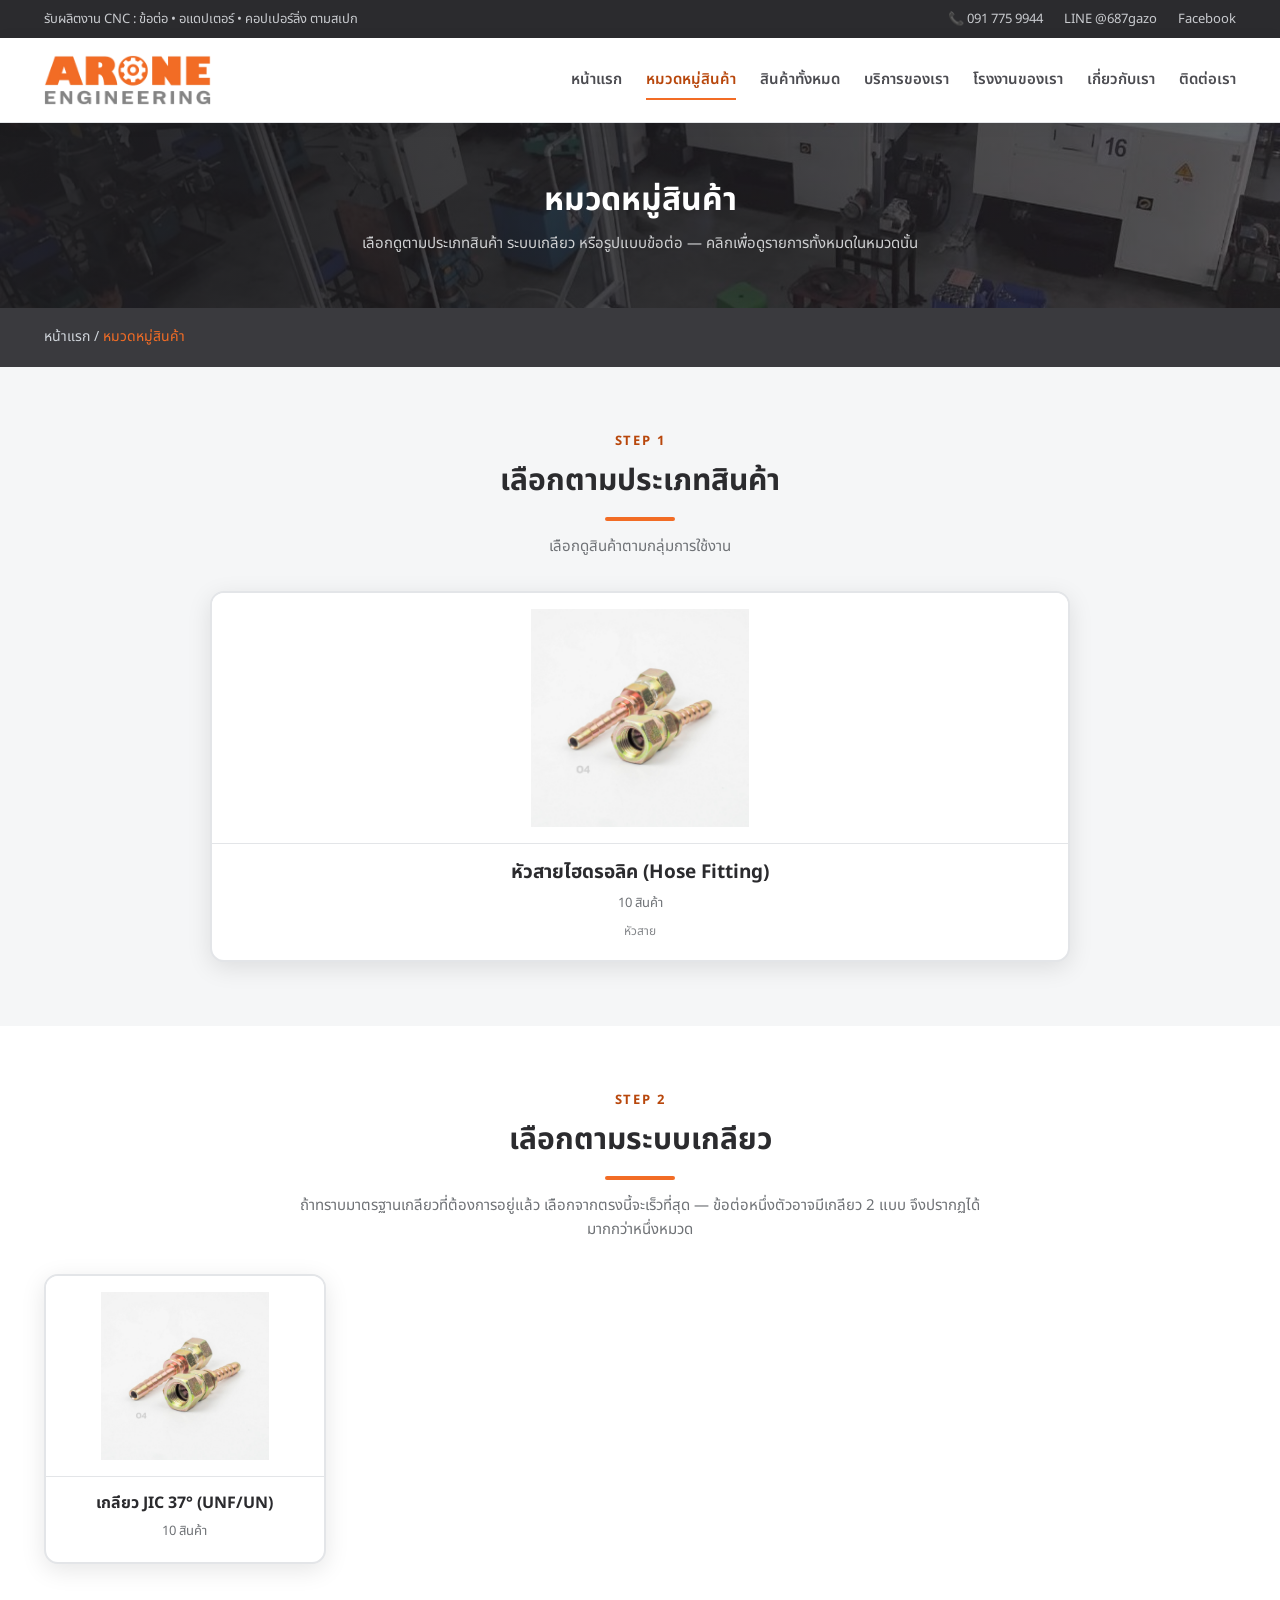
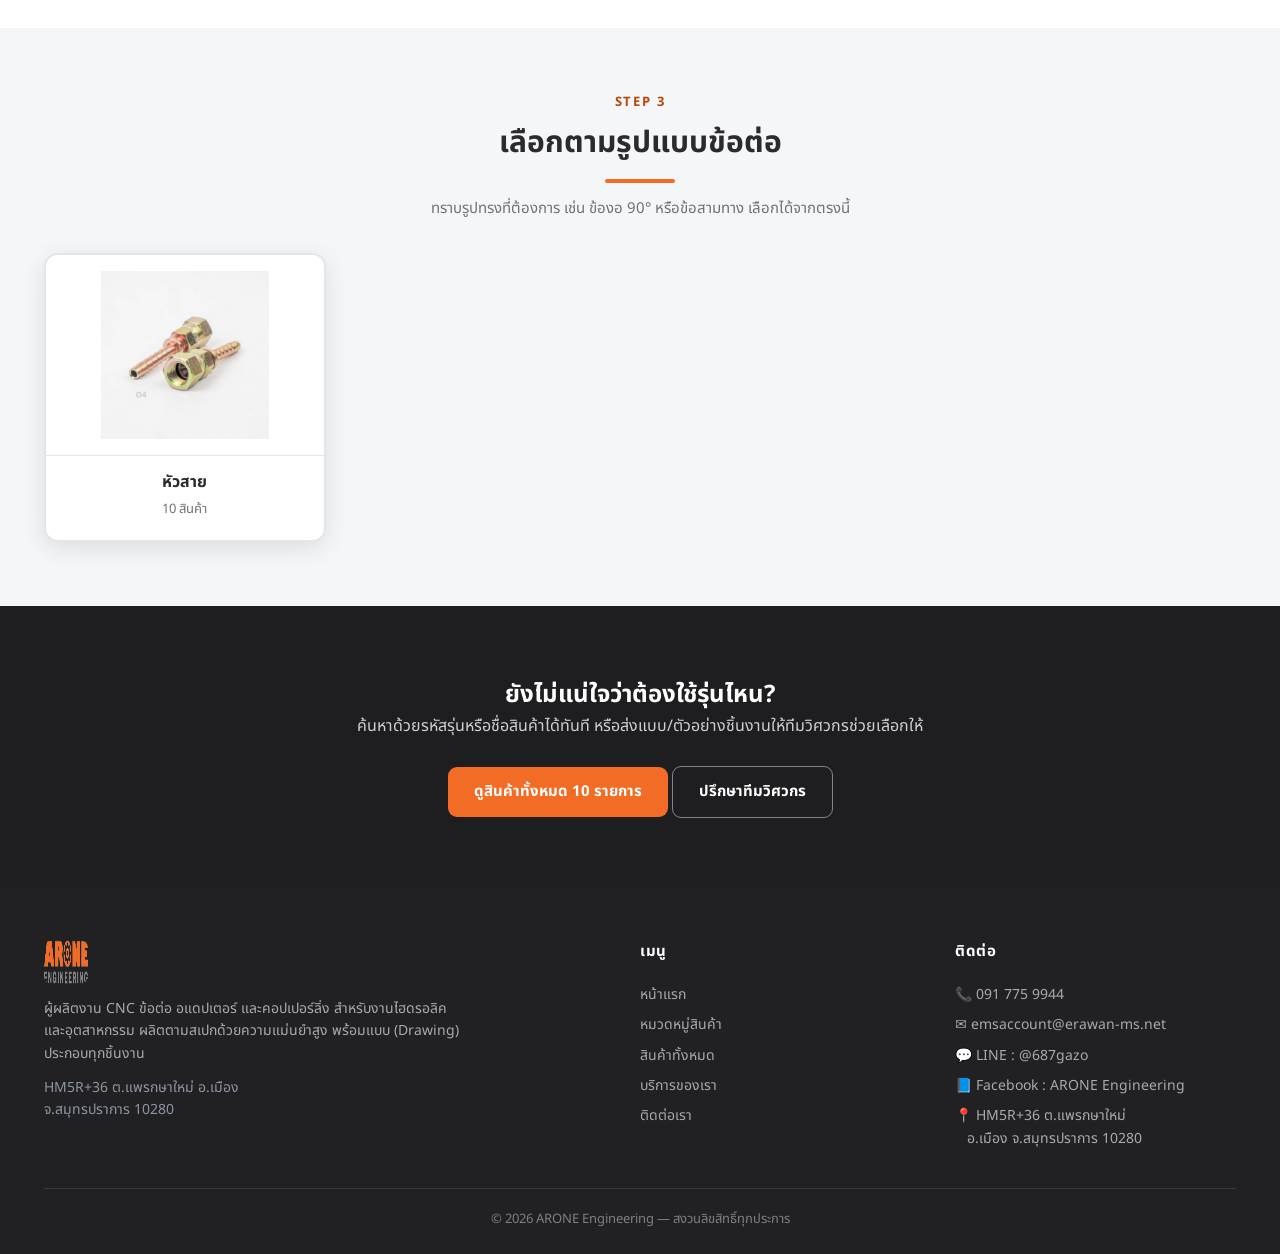
<file: categories.html>
<!DOCTYPE html>
<html lang="th">
<head>
<meta charset="UTF-8">
<meta name="viewport" content="width=device-width, initial-scale=1">
<title>หมวดหมู่สินค้า — ARONE Engineering</title>
<meta name="description" content="เลือกดูหัวสายไฮดรอลิค GJS ตามขนาดและผิวเคลือบ (Brass-tone / Silver-tone) พร้อมสเปกและแบบ Drawing">
<link rel="preconnect" href="https://fonts.googleapis.com">
<link href="https://fonts.googleapis.com/css2?family=Noto+Sans+Thai:wght@400;600;700;800&display=swap" rel="stylesheet">
<link rel="icon" type="image/png" href="assets/favicon.png">
<link rel="stylesheet" href="assets/styles.css">
</head>
<body>
<div id="header"></div>
<section class="pagehead">
  <div class="container">
    <h1>หมวดหมู่สินค้า</h1>
    <p>เลือกดูตามประเภทสินค้า ระบบเกลียว หรือรูปแบบข้อต่อ — คลิกเพื่อดูรายการทั้งหมดในหมวดนั้น</p>
  </div>
</section>
<div class="crumb"><div class="container"><a href="index.html">หน้าแรก</a> / <span>หมวดหมู่สินค้า</span></div></div>

<!-- 1. ตามประเภทสินค้า -->
<section class="section">
  <div class="container">
    <div class="eyebrow">Step 1</div>
    <h2>เลือกตามประเภทสินค้า</h2>
    <p class="lead-c">เลือกดูสินค้าตามกลุ่มการใช้งาน</p>
    <div class="catbox-grid big" id="famBoxes"></div>
  </div>
</section>

<!-- 2. ตามระบบเกลียว -->
<section class="section" style="background:#fff">
  <div class="container">
    <div class="eyebrow">Step 2</div>
    <h2>เลือกตามระบบเกลียว</h2>
    <p class="lead-c">ถ้าทราบมาตรฐานเกลียวที่ต้องการอยู่แล้ว เลือกจากตรงนี้จะเร็วที่สุด
       — ข้อต่อหนึ่งตัวอาจมีเกลียว 2 แบบ จึงปรากฏได้มากกว่าหนึ่งหมวด</p>
    <div class="catbox-grid" id="threadBoxes"></div>
  </div>
</section>

<!-- 3. ตามรูปแบบ -->
<section class="section">
  <div class="container">
    <div class="eyebrow">Step 3</div>
    <h2>เลือกตามรูปแบบข้อต่อ</h2>
    <p class="lead-c">ทราบรูปทรงที่ต้องการ เช่น ข้องอ 90° หรือข้อสามทาง เลือกได้จากตรงนี้</p>
    <div class="catbox-grid" id="shapeBoxes"></div>
  </div>
</section>

<!-- CTA -->
<section class="pbanner">
  <div class="container">
    <h2>ยังไม่แน่ใจว่าต้องใช้รุ่นไหน?</h2>
    <p>ค้นหาด้วยรหัสรุ่นหรือชื่อสินค้าได้ทันที หรือส่งแบบ/ตัวอย่างชิ้นงานให้ทีมวิศวกรช่วยเลือกให้</p>
    <div class="btns">
      <a class="btn btn-primary" href="shop.html">ดูสินค้าทั้งหมด <b id="allN"></b> รายการ</a>
      <a class="btn btn-ghost" href="contact.html">ปรึกษาทีมวิศวกร</a>
    </div>
  </div>
</section>

<div id="footer"></div>
<script src="assets/products.js"></script>
<script src="assets/app.js"></script>
<script>
  document.getElementById("header").innerHTML = AR1_header("categories.html");
  document.getElementById("footer").innerHTML = AR1_footer();

  const P = AR1_PRODUCTS;
  document.getElementById("allN").textContent = P.length;

  // pick a representative photo for a group — prefer one that reads clearly as a thumbnail
  const pic = list => (list.find(p=>p.img) || {}).img || "";

  function box(href, name, list, sub){
    if(!list.length) return "";
    return `<a class="catbox" href="${href}">
      <span class="cb-img"><img src="${pic(list)}" alt="${name}" loading="lazy"></span>
      <span class="cb-body">
        <b>${name}</b>
        <span class="cb-n">${list.length} สินค้า</span>
        ${sub?`<span class="cb-sub">${sub}</span>`:""}
      </span>
    </a>`;
  }

  // ---- families ----
  document.getElementById("famBoxes").innerHTML = AR1_CATEGORIES.map(c=>{
    const list = P.filter(p=>p.cat===c.id);
    const shapes = [...new Set(list.map(p=>p.shapeName))].slice(0,4).join(" • ");
    return box(`shop.html?cat=${c.id}`, c.name, list, shapes);
  }).join("");

  // ---- thread standards ----
  document.getElementById("threadBoxes").innerHTML = AR1_THREADS.map(t=>{
    const list = P.filter(p=>p.threads.includes(t.id));
    return box(`shop.html?thread=${t.id}`, t.name, list);
  }).join("");

  // ---- shapes ----
  const shapes = [];
  P.forEach(p=>{ if(p.shape && !shapes.some(s=>s[0]===p.shape)) shapes.push([p.shape,p.shapeName]); });
  document.getElementById("shapeBoxes").innerHTML = shapes.map(([id,name])=>{
    const list = P.filter(p=>p.shape===id);
    return box(`shop.html?shape=${id}`, name, list);
  }).join("");
</script>
</body>
</html>
</file>
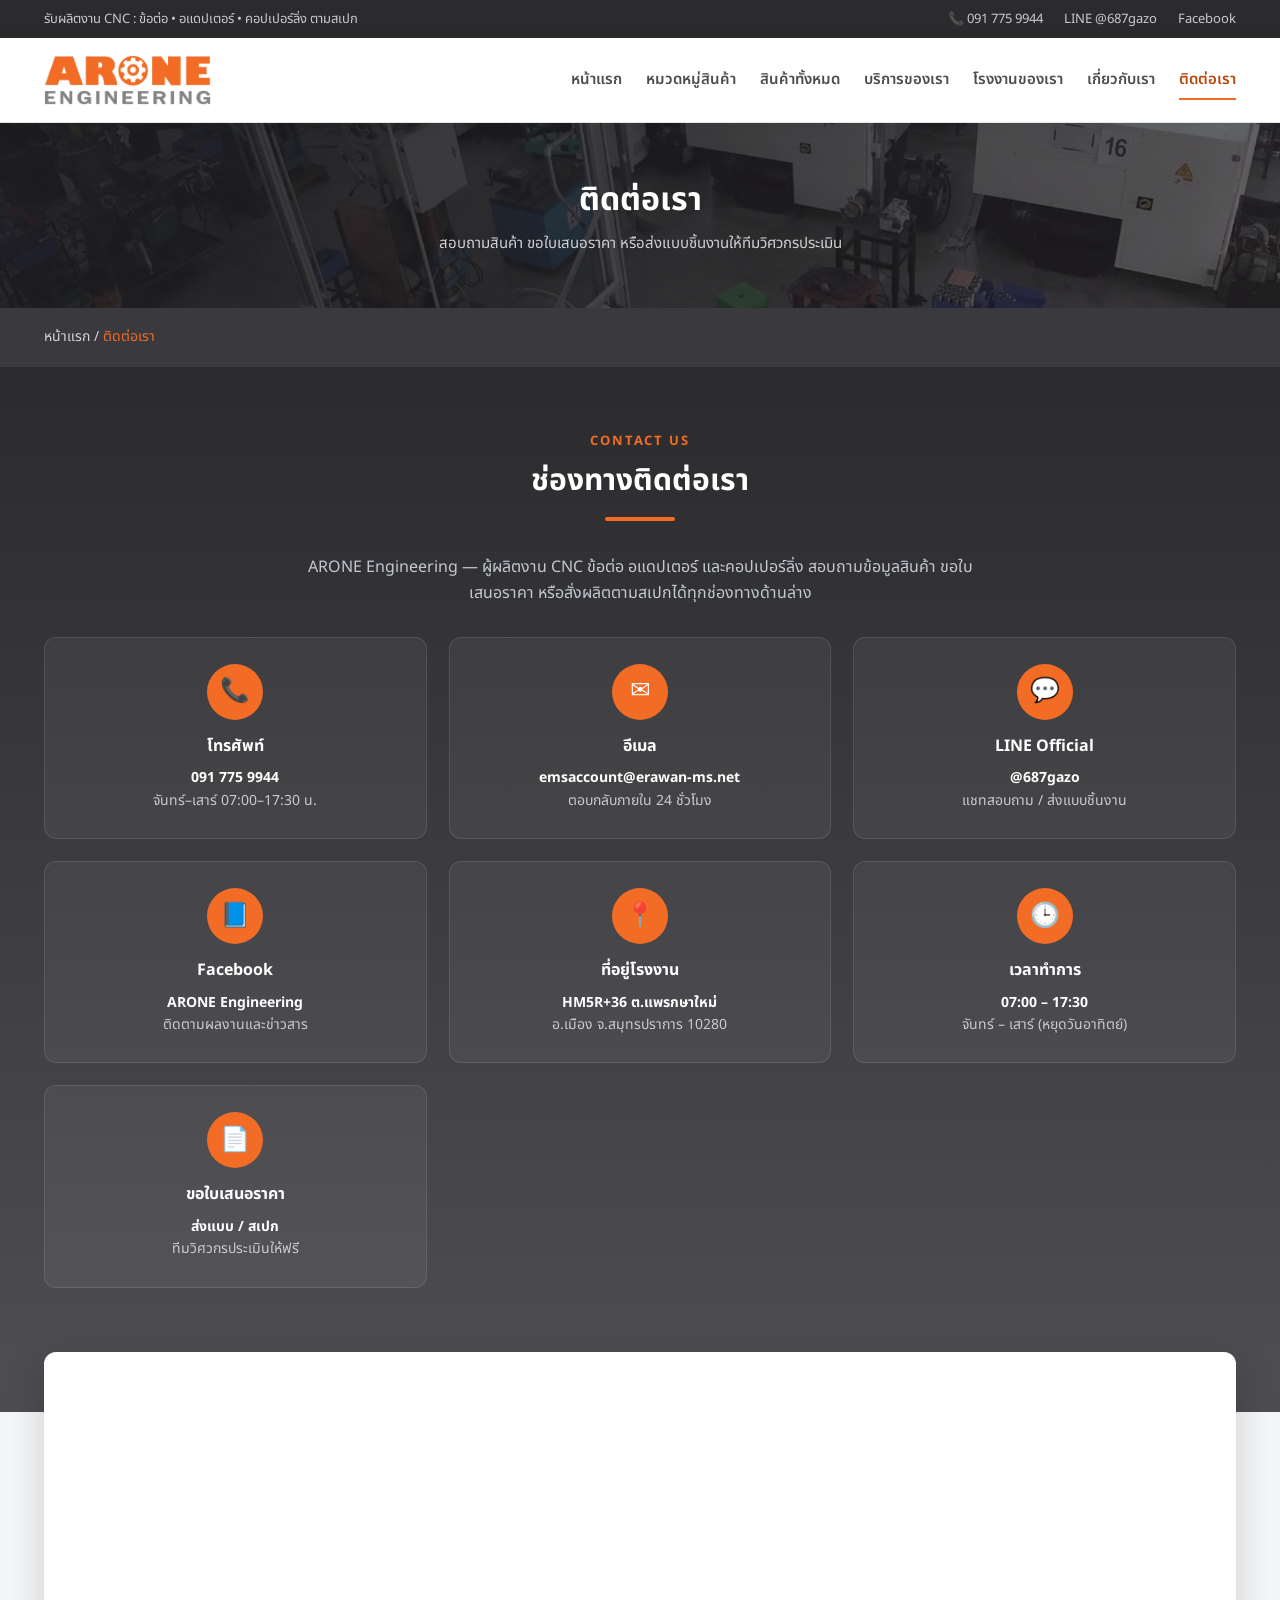
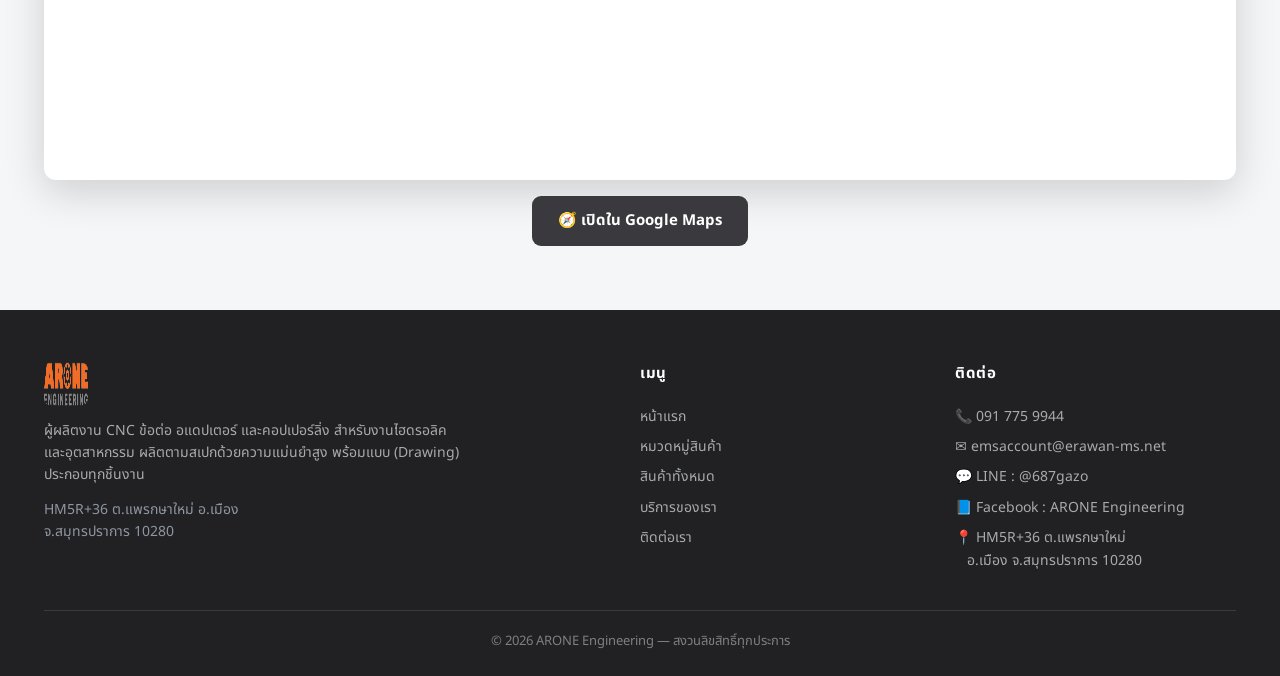
<file: contact.html>
<!DOCTYPE html>
<html lang="th">
<head>
<meta charset="UTF-8">
<meta name="viewport" content="width=device-width, initial-scale=1">
<title>ติดต่อเรา — ARONE Engineering</title>
<link rel="preconnect" href="https://fonts.googleapis.com">
<link href="https://fonts.googleapis.com/css2?family=Noto+Sans+Thai:wght@400;600;700;800&display=swap" rel="stylesheet">
<link rel="icon" type="image/png" href="assets/favicon.png">
<link rel="stylesheet" href="assets/styles.css">
</head>
<body>
<div id="header"></div>
<section class="pagehead">
  <div class="container">
    <h1>ติดต่อเรา</h1>
    <p>สอบถามสินค้า ขอใบเสนอราคา หรือส่งแบบชิ้นงานให้ทีมวิศวกรประเมิน</p>
  </div>
</section>
<div class="crumb"><div class="container"><a href="index.html">หน้าแรก</a> / <span>ติดต่อเรา</span></div></div>

<section class="section contact">
  <div class="container">
    <div class="eyebrow">Contact Us</div>
    <h2>ช่องทางติดต่อเรา</h2>
    <p class="center" style="color:#c3c9d1;max-width:680px;margin:0 auto 30px">
      ARONE Engineering — ผู้ผลิตงาน CNC ข้อต่อ อแดปเตอร์ และคอปเปอร์ลิ่ง
      สอบถามข้อมูลสินค้า ขอใบเสนอราคา หรือสั่งผลิตตามสเปกได้ทุกช่องทางด้านล่าง</p>
    <div class="contact-grid">
      <div class="ccard"><div class="ic">📞</div><h3>โทรศัพท์</h3><p class="ph"><a href="tel:0917759944">091 775 9944</a></p><p>จันทร์–เสาร์ 07:00–17:30 น.</p></div>
      <div class="ccard"><div class="ic">✉️</div><h3>อีเมล</h3><p class="ph"><a href="mailto:emsaccount@erawan-ms.net">emsaccount@erawan-ms.net</a></p><p>ตอบกลับภายใน 24 ชั่วโมง</p></div>
      <div class="ccard"><div class="ic">💬</div><h3>LINE Official</h3>
        <p class="ph"><a href="https://line.me/R/ti/p/@687gazo" target="_blank" rel="noopener">@687gazo</a></p>
        <p>แชทสอบถาม / ส่งแบบชิ้นงาน</p></div>
      <div class="ccard"><div class="ic">📘</div><h3>Facebook</h3>
        <p class="ph"><a href="https://www.facebook.com/profile.php?id=100083024514339" target="_blank" rel="noopener">ARONE Engineering</a></p>
        <p>ติดตามผลงานและข่าวสาร</p></div>
      <div class="ccard"><div class="ic">📍</div><h3>ที่อยู่โรงงาน</h3><p class="ph">HM5R+36 ต.แพรกษาใหม่</p><p>อ.เมือง จ.สมุทรปราการ 10280</p></div>
      <div class="ccard"><div class="ic">🕒</div><h3>เวลาทำการ</h3><p class="ph">07:00 – 17:30</p><p>จันทร์ – เสาร์ (หยุดวันอาทิตย์)</p></div>
      <div class="ccard"><div class="ic">📄</div><h3>ขอใบเสนอราคา</h3><p class="ph">ส่งแบบ / สเปก</p><p>ทีมวิศวกรประเมินให้ฟรี</p></div>
    </div>
  </div>
</section>

<!-- MAP -->
<section class="section" style="padding-top:0;background:linear-gradient(180deg,var(--steel-700),var(--steel-700) 60px,#f4f6f8 60px)">
  <div class="container">
    <div class="map-box">
      <iframe
        src="https://maps.google.com/maps?q=HM5R%2B36%20Phraek%20Sa%20Mai%2C%20Mueang%20Samut%20Prakan%20District%2C%20Samut%20Prakan%2010280&hl=th&z=17&output=embed"
        title="แผนที่ ARONE Engineering" loading="lazy" referrerpolicy="no-referrer-when-downgrade"></iframe>
    </div>
    <p class="center" style="margin-top:16px">
      <a class="btn btn-view" target="_blank" rel="noopener"
         href="https://maps.google.com/?q=HM5R%2B36+Phraek+Sa+Mai,+Mueang+Samut+Prakan+District,+Samut+Prakan+10280">🧭 เปิดใน Google Maps</a>
    </p>
  </div>
</section>

<div id="footer"></div>
<script src="assets/products.js"></script>
<script src="assets/app.js"></script>
<script>
  document.getElementById("header").innerHTML = AR1_header("contact.html");
  document.getElementById("footer").innerHTML = AR1_footer();
</script>
</body>
</html>
</file>
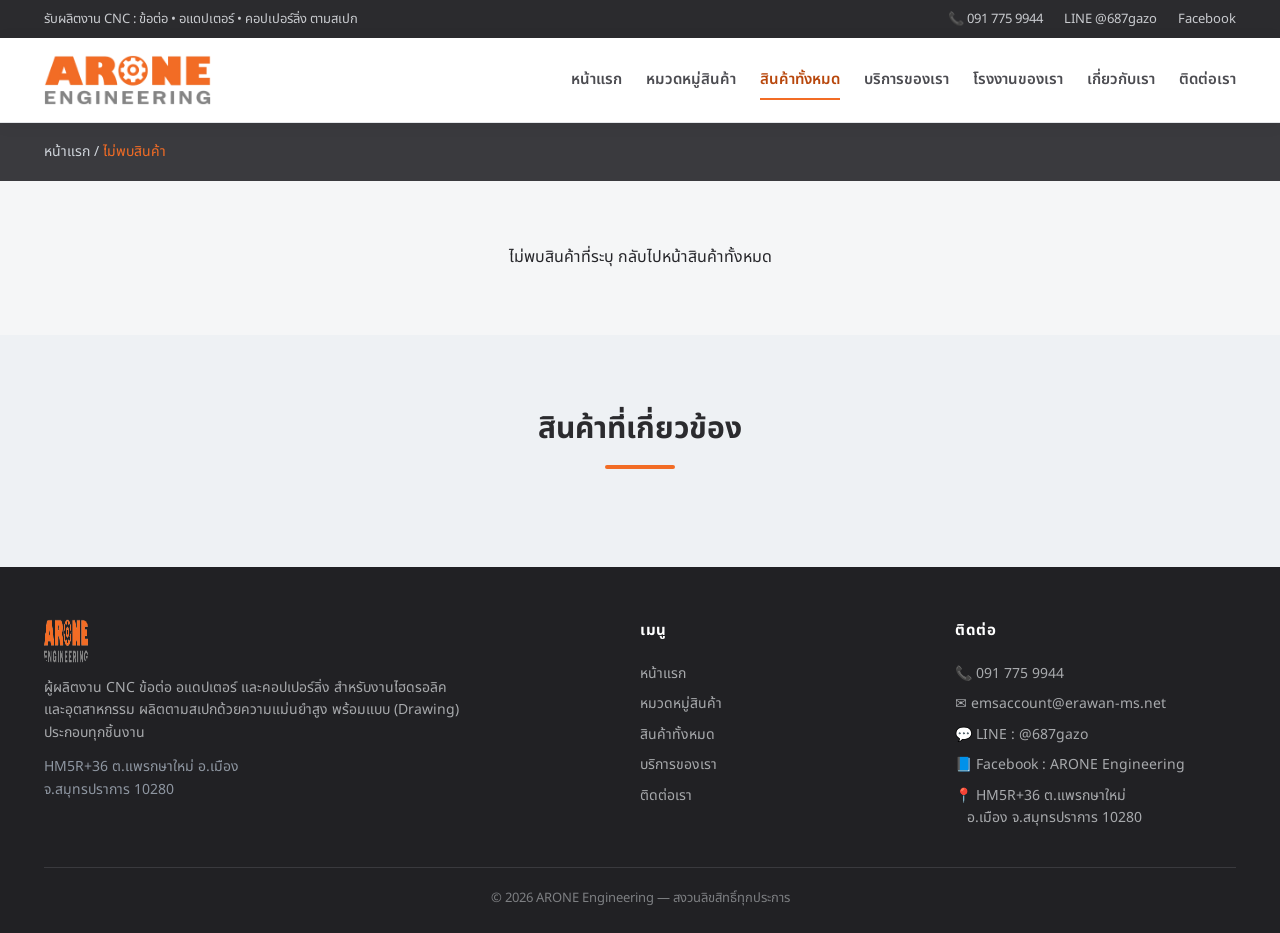
<file: product.html>
<!DOCTYPE html>
<html lang="th">
<head>
<meta charset="UTF-8">
<meta name="viewport" content="width=device-width, initial-scale=1">
<title>รายละเอียดสินค้า — ARONE Engineering</title>
<link rel="preconnect" href="https://fonts.googleapis.com">
<link href="https://fonts.googleapis.com/css2?family=Noto+Sans+Thai:wght@400;600;700;800&display=swap" rel="stylesheet">
<link rel="icon" type="image/png" href="assets/favicon.png">
<link rel="stylesheet" href="assets/styles.css">
</head>
<body>
<div id="header"></div>
<div class="crumb"><div class="container" id="crumb"></div></div>

<section class="section">
  <div class="container" id="detail"></div>
</section>

<section class="section related">
  <div class="container">
    <h2>สินค้าที่เกี่ยวข้อง</h2>
    <div class="prod-grid" id="related"></div>
  </div>
</section>

<div id="footer"></div>
<script src="assets/products.js"></script>
<script src="assets/app.js"></script>
<script>
  document.getElementById("header").innerHTML = AR1_header("shop.html");
  document.getElementById("footer").innerHTML = AR1_footer();

  const id = new URLSearchParams(location.search).get("id");
  const p = AR1_PRODUCTS.find(x=>x.id===id);
  const crumb = document.getElementById("crumb");
  const detail = document.getElementById("detail");

  if(!p){
    crumb.innerHTML = `<a href="index.html">หน้าแรก</a> / <span>ไม่พบสินค้า</span>`;
    detail.innerHTML = `<p class="center">ไม่พบสินค้าที่ระบุ <a href="shop.html">กลับไปหน้าสินค้าทั้งหมด</a></p>`;
  } else {
    document.title = (p.code || p.id) + " — ARONE Engineering";
    crumb.innerHTML = `<a href="index.html">หน้าแรก</a> / <a href="shop.html?cat=${p.cat}">${p.catName}</a> / <span>${p.code || p.id}</span>`;

    const specRows = Object.entries(p.specs).map(([k,v])=>`<tr><th>${k}</th><td>${v}</td></tr>`).join("");
    const feats = p.feats.map(f=>`<li>${f}</li>`).join("");

    // size / order-code matrix
    let sizeBlock = "";
    if(p.size){
      const head = p.size.tubes.map(t=>`<th>${t}</th>`).join("");
      const body = Object.entries(p.size.rows).map(([th,codes])=>
        `<tr><td class="thc">${th}</td>${codes.map(c=>
          `<td class="${c?'ok':'na'}">${c||"–"}</td>`).join("")}</tr>`).join("");
      sizeBlock = `
        <h3 class="dsec">ตารางขนาด & รหัสสั่งซื้อ</h3>
        <p class="dnote">อ่านค่า : แถว = ขนาดเกลียว (PT) • คอลัมน์ = ขนาดท่อ • ช่องในตาราง = รหัสต่อท้ายรุ่น
          (ตัวอย่าง <b>${p.specs["รุ่น"]||p.id}8-02</b> = ท่อ Ø8 × เกลียว 1/4”)</p>
        <div class="size-wrap">
          <table class="size-table">
            <thead><tr><th class="corner">เกลียว (PT)<span>ขนาดท่อ</span></th>${head}</tr></thead>
            <tbody>${body}</tbody>
          </table>
        </div>`;
    }

    // ---- media slides: photo → video → drawing ----
    const slides = [];
    if(p.img)   slides.push({ t:"photo",   label:"ภาพสินค้า",
      html:`<img src="${p.img}" alt="${p.id}" class="pimg">` });
    if(p.video) slides.push({ t:"video",   label:"วิดีโอ",
      html:`<video class="pimg" src="${p.video}" controls playsinline preload="metadata"></video>` });
    if(p.dwg)   slides.push({ t:"drawing", label:"แบบ (Drawing)",
      html:`<img src="${p.dwg}" alt="แบบ/สเปก ${p.id}" class="pimg">` });
    if(!slides.length) slides.push({ t:"drawing", label:"แบบ (Drawing)",
      html:`<div class="big">📐</div><b>DRAWING : ${p.id}</b>
        <span style="font-size:13px">แบบวิศวกรรม / ภาพชิ้นงาน — พร้อมอัปโหลด</span>`, empty:true });

    const arrows = slides.length>1 ? `
      <button class="media-arrow prev" id="mPrev" aria-label="ก่อนหน้า">‹</button>
      <button class="media-arrow next" id="mNext" aria-label="ถัดไป">›</button>
      <div class="media-dots" id="mDots">${slides.map((_,i)=>`<span${i===0?' class="on"':''}></span>`).join("")}</div>` : "";

    detail.innerHTML = `
      <div class="detail">
        <div class="dwg-box">
          <div class="dwg-frame ${slides[0].empty?'':'is-img'}" id="dwgframe">
            <div id="mSlide">${slides[0].html}</div>
            ${arrows}
          </div>
          <div class="dwg-tabs">
            ${slides.map((s,i)=>`<button class="${i===0?'active':''}" data-i="${i}">${s.label}</button>`).join("")}
          </div>
        </div>
        <div class="info">
          <span class="cat-tag">${p.catName}</span>${p.finish?` <span class="fin-tag ${p.finish==="Brass-tone"?'fin-b':'fin-s'}">${p.finish}</span>`:''}
          <h1>${p.name}</h1>
          <div class="code">รหัสรุ่น : <b>${p.specs["รุ่น"]||p.id}</b></div>
          <div class="price">${p.price==null?'<span class="ask">สอบถามราคา</span>':AR1_money(p.price)}</div>
          <p class="lead">${p.lead}</p>
          <h3 class="dsec">สเปกสินค้า</h3>
          <table class="spec-table">${specRows}</table>
          <h3 class="dsec">คุณสมบัติเด่น</h3>
          <ul class="feat-list">${feats}</ul>
          <div class="detail-actions">
            <a class="btn btn-view" href="contact.html">ขอใบเสนอราคา</a>
            ${p.specPdf
              ? `<a class="btn btn-spec" href="${p.specPdf}" download>⬇ ดาวน์โหลดสเปก (PDF)</a>`
              : `<a class="btn btn-spec" href="#" onclick="alert('ไฟล์แบบ/สเปก PDF พร้อมแนบภายหลัง');return false;">⬇ ดาวน์โหลดสเปก (PDF)</a>`}
          </div>
        </div>
      </div>
      ${sizeBlock}`;

    // media carousel: arrows + tabs both switch slides
    let cur = 0;
    const slideBox = document.getElementById("mSlide");
    const frame = document.getElementById("dwgframe");
    const tabs = [...detail.querySelectorAll(".dwg-tabs button")];
    function show(i){
      // pause video when leaving its slide
      const vid = slideBox.querySelector("video");
      if(vid) vid.pause();
      cur = (i + slides.length) % slides.length;
      slideBox.innerHTML = slides[cur].html;
      frame.classList.toggle("is-img", !slides[cur].empty);
      tabs.forEach((t,ti)=>t.classList.toggle("active", ti===cur));
      const dots = document.querySelectorAll("#mDots span");
      dots.forEach((d,di)=>d.classList.toggle("on", di===cur));
    }
    tabs.forEach(b=>b.onclick=()=>show(+b.dataset.i));
    const prev = document.getElementById("mPrev"), next = document.getElementById("mNext");
    if(prev) prev.onclick = ()=>show(cur-1);
    if(next) next.onclick = ()=>show(cur+1);

    // related: same category, exclude self
    const rel = AR1_PRODUCTS.filter(x=>x.cat===p.cat && x.id!==p.id).slice(0,4);
    document.getElementById("related").innerHTML =
      (rel.length?rel:AR1_PRODUCTS.filter(x=>x.id!==p.id).slice(0,4)).map(AR1_card).join("");
  }
</script>
</body>
</html>
</file>
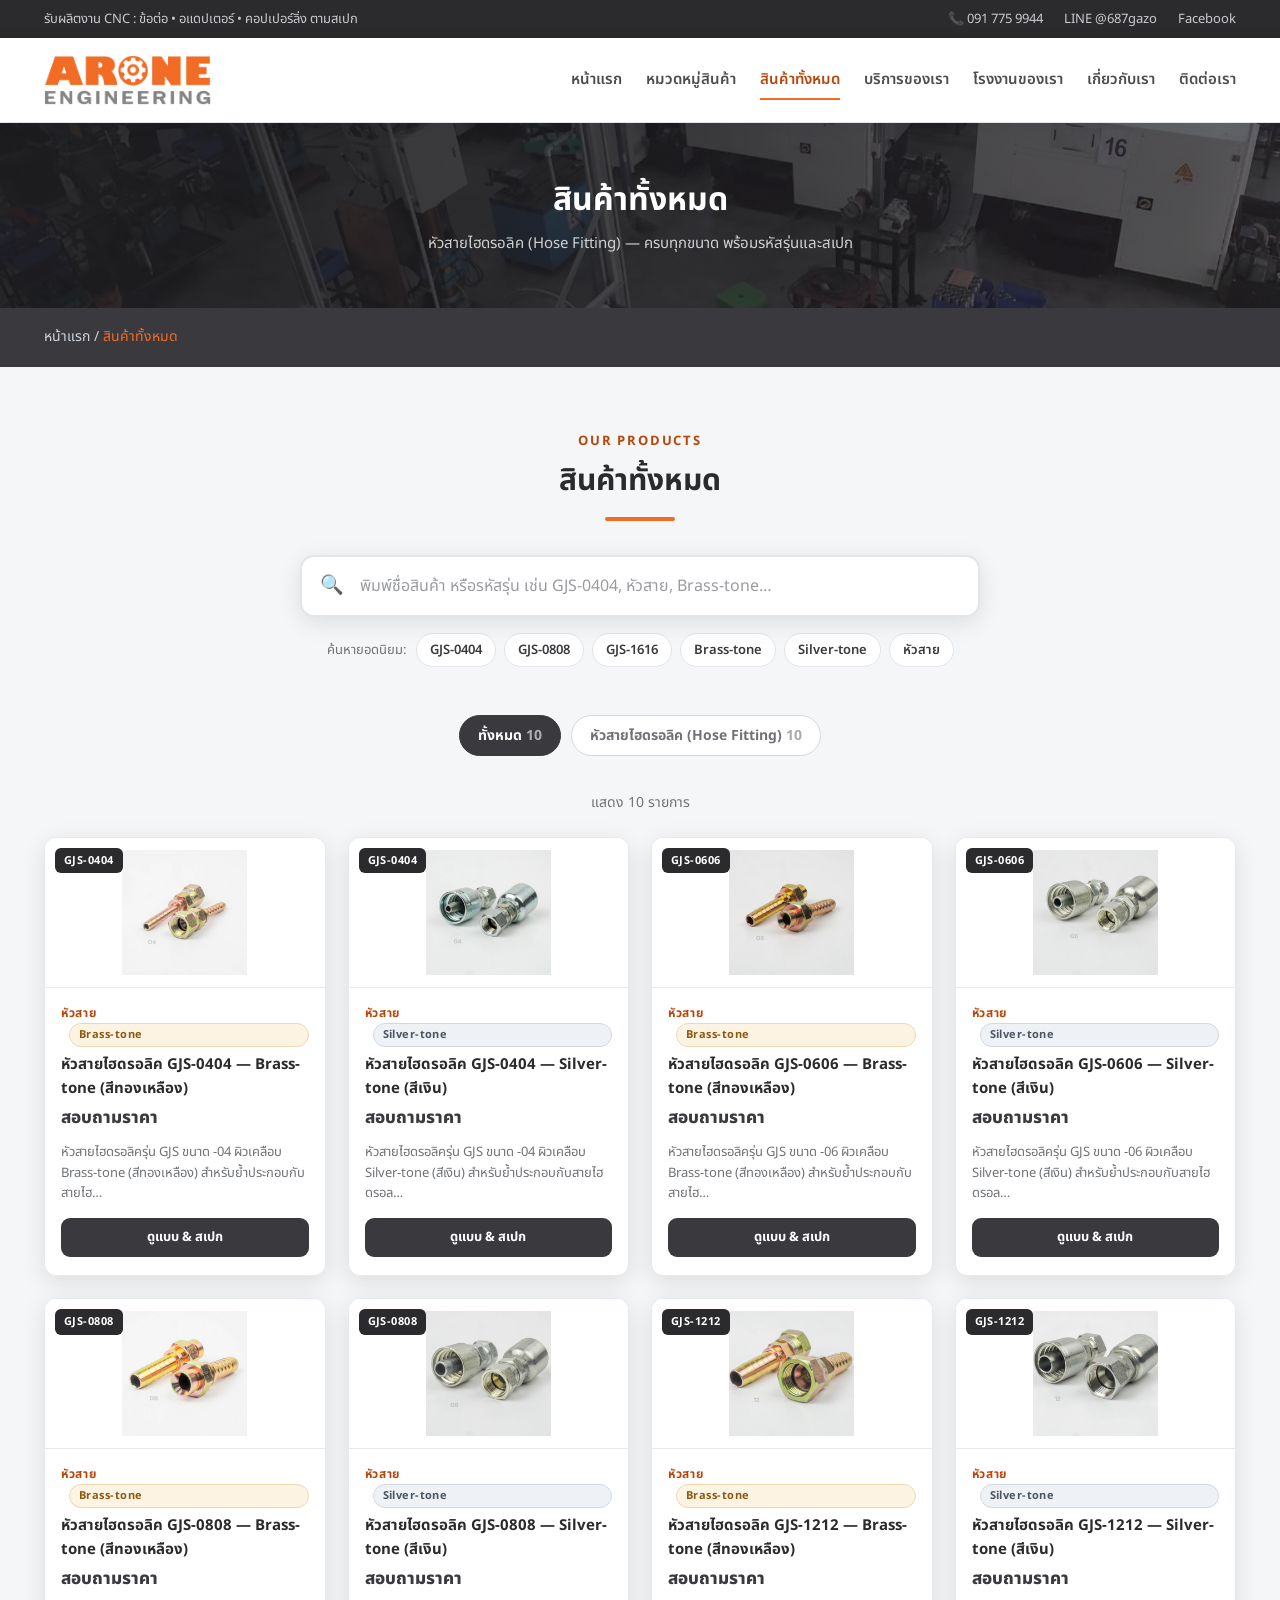
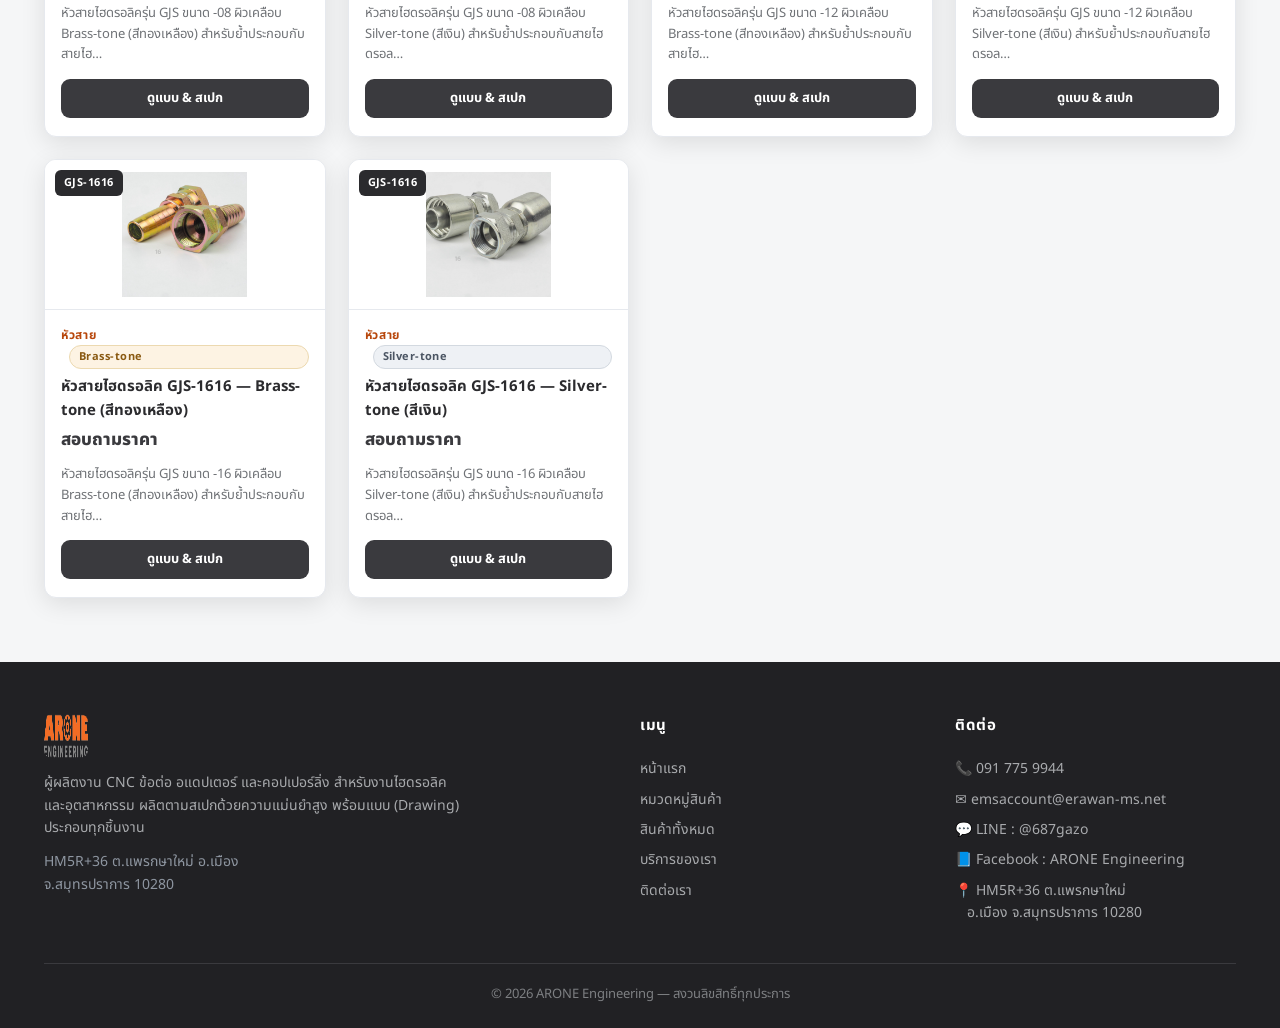
<file: shop.html>
<!DOCTYPE html>
<html lang="th">
<head>
<meta charset="UTF-8">
<meta name="viewport" content="width=device-width, initial-scale=1">
<title>สินค้าทั้งหมด — ARONE Engineering</title>
<link rel="preconnect" href="https://fonts.googleapis.com">
<link href="https://fonts.googleapis.com/css2?family=Noto+Sans+Thai:wght@400;600;700;800&display=swap" rel="stylesheet">
<link rel="icon" type="image/png" href="assets/favicon.png">
<link rel="stylesheet" href="assets/styles.css">
<style>
  .filters{display:flex;gap:10px;flex-wrap:wrap;justify-content:center;margin-bottom:34px}
  .filters button{padding:9px 18px;border-radius:30px;border:1.5px solid #d5d9df;background:#fff;
    font-family:var(--font);font-weight:700;font-size:14px;color:var(--muted);cursor:pointer;transition:.2s}
  .filters button.active,.filters button:hover{background:var(--steel-800);color:#fff;border-color:var(--steel-800)}
  .filters button b{opacity:.6;font-weight:700}
  .filters-sub{margin-top:-20px;margin-bottom:22px}
  .filters-sub button{padding:6px 14px;font-size:13px;border-radius:6px;border-color:#e3e6ea}
  .filters-sub button.active,.filters-sub button:hover{background:var(--accent);color:#fff;border-color:var(--accent)}
</style>
</head>
<body>
<div id="header"></div>
<section class="pagehead">
  <div class="container">
    <h1>สินค้าทั้งหมด</h1>
    <p>หัวสายไฮดรอลิค (Hose Fitting) — ครบทุกขนาด พร้อมรหัสรุ่นและสเปก</p>
  </div>
</section>
<div class="crumb"><div class="container"><a href="index.html">หน้าแรก</a> / <span>สินค้าทั้งหมด</span></div></div>

<section class="section">
  <div class="container">
    <div class="eyebrow">Our Products</div>
    <h2>สินค้าทั้งหมด</h2>
    <div class="searchbox">
      <span class="si">🔍</span>
      <input type="text" id="q" autocomplete="off"
             placeholder="พิมพ์ชื่อสินค้า หรือรหัสรุ่น เช่น GJS-0404, หัวสาย, Brass-tone…" aria-label="ค้นหาสินค้า">
      <button type="button" id="qclear" aria-label="ล้างคำค้นหา">✕</button>
    </div>
    <div class="quick-tags" id="quick"></div>

    <div class="active-filters" id="chips"></div>
    <div class="filters" id="filters"></div>
    <div class="filters filters-sub" id="shapes"></div>
    <p class="center" id="count" style="color:var(--muted);font-size:14px;margin-bottom:22px"></p>
    <div class="prod-grid" id="grid"></div>
  </div>
</section>

<div id="footer"></div>
<script src="assets/products.js"></script>
<script src="assets/app.js"></script>
<script>
  document.getElementById("header").innerHTML = AR1_header("shop.html");
  document.getElementById("footer").innerHTML = AR1_footer();

  const params = new URLSearchParams(location.search);
  let current = params.get("cat") || "all";
  let query = (params.get("q")||"").trim().toLowerCase();

  let shape  = params.get("shape")  || "all";
  let thread = params.get("thread") || "all";
  const cats = [["all","ทั้งหมด"], ...AR1_CATEGORIES.map(c=>[c.id,c.name])];
  const chipsEl   = document.getElementById("chips");
  const filtersEl = document.getElementById("filters");
  const shapesEl  = document.getElementById("shapes");
  const countEl   = document.getElementById("count");
  const gridEl    = document.getElementById("grid");

  const qEl = document.getElementById("q");
  const quickEl = document.getElementById("quick");
  qEl.value = params.get("q") || "";

  // every search term must appear somewhere in the product -> "jm 90" matches JM-BMT-90
  function matchQ(p){
    if(!query) return true;
    const hay = (p.name+" "+p.id+" "+p.lead+" "+(p.shapeName||"")+" "+
                 Object.values(p.specs).join(" ")).toLowerCase();
    return query.split(/\s+/).every(term => hay.includes(term));
  }

  function render(){
    // family buttons
    filtersEl.innerHTML = cats.map(([id,name])=>{
      const n = id==="all" ? AR1_PRODUCTS.length : AR1_PRODUCTS.filter(p=>p.cat===id).length;
      return `<button class="${current===id?'active':''}" data-c="${id}">${name} <b>${n}</b></button>`;
    }).join("");

    // family + thread narrow the pool; shape buttons are scoped to what's left
    const inFam = AR1_PRODUCTS
      .filter(p=>current==="all"||p.cat===current)
      .filter(p=>thread==="all"||(p.threads||[]).includes(thread));
    const shapes = [];
    inFam.forEach(p=>{ if(p.shape && !shapes.some(s=>s[0]===p.shape)) shapes.push([p.shape,p.shapeName]); });
    shapesEl.innerHTML = shapes.length>1
      ? [["all","ทุกรูปแบบ"],...shapes].map(([id,name])=>
          `<button class="${shape===id?'active':''}" data-s="${id}">${name}</button>`).join("")
      : "";

    // removable chips for filters arrived at from the category page
    const chips=[];
    if(thread!=="all"){
      const t=AR1_THREADS.find(x=>x.id===thread);
      chips.push(`<span class="chip">ระบบเกลียว: ${t?t.name:thread}<button data-x="thread">✕</button></span>`);
    }
    if(shape!=="all" && !shapes.some(s=>s[0]===shape)){ shape="all"; }
    if(shape!=="all"){
      const s=shapes.find(x=>x[0]===shape);
      chips.push(`<span class="chip">รูปแบบ: ${s?s[1]:shape}<button data-x="shape">✕</button></span>`);
    }
    chipsEl.innerHTML = chips.join("");
    chipsEl.querySelectorAll("button").forEach(b=>b.onclick=()=>{
      if(b.dataset.x==="thread") thread="all"; else shape="all"; render();
    });

    const list = inFam.filter(p=>shape==="all"||p.shape===shape).filter(matchQ);

    countEl.innerHTML = query
      ? `พบ <b>${list.length}</b> รายการสำหรับ “${qEl.value.trim()}”`
      : `แสดง ${list.length} รายการ`;

    gridEl.innerHTML = list.map(p=>{
      let html = AR1_card(p);
      if(query){                                  // highlight the matched code
        query.split(/\s+/).forEach(t=>{
          html = html.replace(new RegExp(`(>[^<]*?)(${t.replace(/[.*+?^${}()|[\]\\]/g,'\\$&')})`,'gi'),
                              '$1<mark>$2</mark>');
        });
      }
      return html;
    }).join("") ||
      `<div class='noresult'>
         <div class='big'>🔍</div>
         <p>ไม่พบสินค้าที่ตรงกับ “${qEl.value.trim()}”</p>
         <p class='hint'>ลองค้นด้วยรหัสรุ่น เช่น <b>GJS-0404</b> หรือผิวเคลือบ เช่น <b>Brass-tone</b></p>
         <button class="btn btn-view" onclick="AR1_clearAll()">ล้างตัวกรองทั้งหมด</button>
       </div>`;

    filtersEl.querySelectorAll("button").forEach(b=>b.onclick=()=>{current=b.dataset.c;shape="all";render();});
    shapesEl.querySelectorAll("button").forEach(b=>b.onclick=()=>{shape=b.dataset.s;render();});
    document.querySelector(".searchbox").classList.toggle("has-q", !!query);
  }

  // ---- live search: filters as you type ----
  let timer;
  qEl.addEventListener("input", ()=>{
    clearTimeout(timer);
    timer = setTimeout(()=>{ query = qEl.value.trim().toLowerCase(); render(); }, 120);
  });
  qEl.addEventListener("keydown", e=>{ if(e.key==="Escape") AR1_reset(); });
  document.getElementById("qclear").onclick = ()=>AR1_reset();
  window.AR1_reset = function(){ qEl.value=""; query=""; qEl.focus(); render(); };
  window.AR1_clearAll = function(){ qEl.value=""; query=""; current="all"; shape="all"; thread="all"; render(); };

  // quick tags — one tap to a popular search
  const QUICK = ["GJS-0404","GJS-0808","GJS-1616","Brass-tone","Silver-tone","หัวสาย"];
  quickEl.innerHTML = `<span>ค้นหายอดนิยม:</span>` +
    QUICK.map(t=>`<button data-q="${t}">${t}</button>`).join("");
  quickEl.querySelectorAll("button").forEach(b=>b.onclick=()=>{
    qEl.value=b.dataset.q; query=b.dataset.q.toLowerCase();
    current="all"; shape="all"; render();
    document.querySelector(".searchbox").scrollIntoView({behavior:"smooth",block:"center"});
  });

  render();
</script>
</body>
</html>
</file>
<file: assets/styles.css>
/* ===== ARONE ENGINEERING — Base theme (orange #F26C25 / grey #848484) ===== */
:root{
  /* ARONE brand: orange #F26C25 + grey #848484 */
  --steel-900:#2b2b2e;   /* near-black charcoal (dark sections) */
  --steel-800:#3a3a3e;   /* charcoal */
  --steel-700:#4c4c51;   /* mid charcoal */
  --steel-600:#66666c;
  --steel-500:#848484;   /* logo grey */
  --line:#e3e5e8;
  --gray-bg:#848484;
  --paper:#f5f6f7;
  --card:#ffffff;
  --ink:#26262a;
  --muted:#6f7276;
  --accent:#f26c25;       /* logo orange */
  --accent-dark:#b8470c;   /* darker orange for small text on light bg */
  --accent-2:#f26c25;     /* links / price */
  --silver:linear-gradient(180deg,#ffffff 0%,#e7e9ec 55%,#cfd3d8 100%);
  --radius:12px;
  --shadow:0 6px 24px rgba(0,0,0,.10);
  --shadow-lg:0 12px 40px rgba(0,0,0,.16);
  --font:"Noto Sans Thai","Segoe UI",system-ui,-apple-system,sans-serif;
}
*{box-sizing:border-box;margin:0;padding:0}
html{scroll-behavior:smooth}
body{font-family:var(--font);color:var(--ink);background:var(--paper);line-height:1.6}
a{color:inherit;text-decoration:none}
img{max-width:100%;display:block}
.container{max-width:1240px;margin:0 auto;padding:0 24px}
.section{padding:64px 0}
.eyebrow{color:var(--accent-dark);font-weight:700;letter-spacing:.14em;text-transform:uppercase;font-size:13px;text-align:center}
.section h2{text-align:center;font-size:30px;margin:6px 0 34px;color:var(--steel-900);position:relative;padding-bottom:16px}
.section h2::after{content:"";position:absolute;left:50%;transform:translateX(-50%);bottom:0;width:70px;height:4px;background:var(--accent);border-radius:2px}
.center{text-align:center}

/* ===== Top bar ===== */
.topbar{background:var(--steel-900);color:#c9cbcf;font-size:13px}
.topbar .container{display:flex;justify-content:space-between;align-items:center;height:38px}
.topbar a{color:#c9cbcf}
.topbar a:hover{color:var(--accent)}
.topbar .tb-right span,.topbar .tb-right a{margin-left:18px;display:inline-block}

/* ===== Header / nav (light) ===== */
.site-header{position:sticky;top:0;z-index:50;background:#fff;border-bottom:1px solid var(--line);
   box-shadow:0 2px 16px rgba(0,0,0,.06)}
.site-header .container{display:flex;align-items:center;gap:28px;height:84px}
.brand{display:flex;align-items:center}
.brand img{height:50px;width:auto;object-fit:contain}
.brand .bt{display:none}
.nav{margin-left:auto;display:flex;gap:24px}
.nav a{color:var(--steel-700);font-weight:600;font-size:15px;padding:6px 0;position:relative}
.nav a:hover,.nav a.active{color:var(--accent-dark)}
.nav a::after{content:"";position:absolute;left:0;bottom:-2px;height:2.5px;width:0;background:var(--accent);transition:.25s}
.nav a:hover::after,.nav a.active::after{width:100%}
.nav-cta{background:var(--accent);color:#fff!important;padding:10px 18px;border-radius:8px;font-weight:800}
.nav-cta::after{display:none}
.menu-btn{display:none;margin-left:auto;background:none;border:0;color:var(--steel-800);font-size:26px;cursor:pointer}

/* ===== Hero (looping factory video background) ===== */
.hero{position:relative;color:#fff;overflow:hidden;isolation:isolate;
   background:url("photos/hero-poster.jpg") center/cover no-repeat var(--steel-900)}
/* object-fit:cover scales the video to fill the hero while keeping its
   aspect ratio — it crops the overflow instead of stretching the picture. */
.hero-video{position:absolute;inset:0;width:100%;height:100%;object-fit:cover;
   object-position:center;z-index:0;pointer-events:none;border:0}
.hero::before{content:"";position:absolute;inset:0;z-index:1;
   background:linear-gradient(100deg,rgba(28,28,31,.90) 0%,rgba(28,28,31,.74) 45%,rgba(28,28,31,.44) 100%)}
.hero::after{content:"";position:absolute;inset:0;z-index:1;
   background-image:linear-gradient(rgba(255,255,255,.05) 1px,transparent 1px),
   linear-gradient(90deg,rgba(255,255,255,.05) 1px,transparent 1px);
   background-size:44px 44px;opacity:.45}
.hero .container{position:relative;z-index:2;padding:100px 24px;max-width:900px;text-align:center}
/* save mobile data + respect motion preferences: fall back to the poster */
@media(max-width:680px){ .hero-video{display:none} }
@media(prefers-reduced-motion:reduce){ .hero-video{display:none} }
.hero h1{font-size:46px;line-height:1.15;margin-bottom:18px;
   background:var(--silver);-webkit-background-clip:text;background-clip:text;color:transparent}
.hero p{font-size:18px;color:#c9cbcf;max-width:720px;margin:0 auto 30px}
.hero .btns{display:flex;gap:14px;justify-content:center;flex-wrap:wrap}
.btn{display:inline-block;padding:13px 26px;border-radius:9px;font-weight:700;font-size:15px;transition:.2s;cursor:pointer;border:0}
.btn-primary{background:var(--accent);color:#fff}
.btn-primary:hover{transform:translateY(-2px);background:#ff8442}
.btn-ghost{background:transparent;border:1.5px solid rgba(255,255,255,.45);color:#fff}
.btn-ghost:hover{border-color:#fff}
.hero-stats{display:flex;gap:40px;justify-content:center;margin-top:44px;flex-wrap:wrap}
.hero-stats .s{text-align:center}
.hero-stats .s b{display:block;font-size:30px;color:#fff}
.hero-stats .s span{font-size:13px;color:#9a9ca0;letter-spacing:.05em}

/* ===== Category cards ===== */
.cat-grid{display:grid;grid-template-columns:repeat(auto-fit,minmax(240px,1fr));gap:20px}
.cat{position:relative;min-height:210px;border-radius:var(--radius);padding:26px;overflow:hidden;
   background:linear-gradient(135deg,var(--steel-800) 0%,var(--steel-900) 100%);
   color:#fff;transition:.22s;box-shadow:var(--shadow);display:flex;flex-direction:column}
.cat::before{content:"";position:absolute;inset:0;
   background-image:linear-gradient(rgba(255,255,255,.05) 1px,transparent 1px),
   linear-gradient(90deg,rgba(255,255,255,.05) 1px,transparent 1px);background-size:34px 34px;opacity:.6}
.cat:hover{transform:translateY(-4px);box-shadow:var(--shadow-lg)}

/* photo-backed category card — cover keeps the photo's proportions (crops, never stretches),
   and the charcoal gradient keeps the Thai copy readable over the busy image */
.cat.has-bg{background:var(--steel-900)}
/* real <img> layer rather than a CSS background: object-fit:cover scales the
   photo proportionally and crops the overflow — it is never stretched */
.cat .cat-bg{position:absolute;inset:0;width:100%;height:100%;object-fit:cover;object-position:center;
   z-index:0;transition:transform .5s ease}
.cat.has-bg:hover .cat-bg{transform:scale(1.06)}
.cat.has-bg::after{content:"";position:absolute;inset:0;z-index:1;
   background:linear-gradient(105deg,rgba(28,28,31,.93) 0%,rgba(28,28,31,.82) 42%,rgba(28,28,31,.46) 100%)}
.cat.has-bg > *:not(.cat-bg){position:relative;z-index:2}
.cat.has-bg::before{z-index:2;opacity:.3}
.cat .ic{position:relative;width:56px;height:56px;border-radius:12px;background:rgba(242,108,37,.16);
   border:1px solid rgba(242,108,37,.45);display:flex;align-items:center;justify-content:center;color:#fff;font-size:26px;margin-bottom:16px}
.cat h3{position:relative;font-size:20px;margin-bottom:8px;color:#fff}
.cat p{position:relative;color:#cfd0d2;font-size:14px;margin-bottom:18px;flex:1}
.cat .more{position:relative;align-self:flex-start;background:var(--accent);color:#fff;
   font-weight:800;font-size:13px;padding:9px 18px;border-radius:7px;transition:.2s}
.cat:hover .more{background:#ff8442}

/* ===== Category boxes (categories.html) ===== */
.lead-c{text-align:center;color:var(--muted);max-width:720px;margin:-20px auto 32px;font-size:15px}
.catbox-grid{display:grid;grid-template-columns:repeat(auto-fill,minmax(230px,1fr));gap:22px}
.catbox-grid.big{grid-template-columns:repeat(auto-fit,minmax(320px,1fr));max-width:860px;margin:0 auto}
.catbox{background:var(--card);border:2px solid var(--line);border-radius:14px;overflow:hidden;
   display:flex;flex-direction:column;transition:.22s;box-shadow:var(--shadow)}
.catbox:hover{border-color:var(--accent);transform:translateY(-5px);box-shadow:var(--shadow-lg)}
.cb-img{display:block;height:200px;background:#fff;display:flex;align-items:center;justify-content:center;padding:16px}
.cb-img img{max-height:100%;width:auto;object-fit:contain;transition:transform .35s}
.catbox:hover .cb-img img{transform:scale(1.07)}
.cb-body{display:block;text-align:center;padding:14px 16px 20px;border-top:1px solid var(--line)}
.cb-body b{display:block;font-size:16px;color:var(--steel-900);margin-bottom:4px}
.catbox:hover .cb-body b{color:var(--accent-dark)}
.cb-n{display:block;font-size:13px;color:var(--muted)}
.cb-sub{display:block;font-size:12px;color:var(--muted);margin-top:8px;line-height:1.5;opacity:.85}
.catbox-grid.big .cb-img{height:250px}
.catbox-grid.big .cb-body b{font-size:19px}
@media(max-width:680px){ .catbox-grid{grid-template-columns:1fr 1fr;gap:14px}
  .cb-img{height:140px}.cb-body b{font-size:14px}.catbox-grid.big .cb-img{height:180px} }

/* active filter chips on the shop page */
.active-filters{display:flex;gap:8px;flex-wrap:wrap;justify-content:center;margin-bottom:18px}
.active-filters .chip{display:inline-flex;align-items:center;gap:8px;background:#fdf0e8;color:var(--accent-dark);
   border:1px solid #f6d5c1;border-radius:20px;padding:6px 8px 6px 14px;font-size:13px;font-weight:700}
.active-filters .chip button{border:0;background:rgba(0,0,0,.08);color:inherit;cursor:pointer;
   width:20px;height:20px;border-radius:50%;font-size:12px;line-height:1}
.active-filters .chip button:hover{background:var(--accent);color:#fff}

/* ===== Product search (shop page) ===== */
.searchbox{position:relative;display:flex;align-items:center;max-width:680px;margin:0 auto 16px;
   background:#fff;border:2px solid var(--line);border-radius:14px;box-shadow:var(--shadow);transition:.2s}
.searchbox:focus-within{border-color:var(--accent);box-shadow:0 8px 30px rgba(242,108,37,.22)}
.searchbox.has-q{border-color:var(--accent)}
.searchbox .si{padding:0 6px 0 18px;font-size:19px;color:var(--muted)}
.searchbox input{flex:1;border:0;outline:0;background:transparent;padding:17px 10px;
   font-family:var(--font);font-size:16px;color:var(--ink);min-width:0}
.searchbox input::placeholder{color:#9a9ca0}
.searchbox #qclear{border:0;background:#eef1f4;color:var(--muted);cursor:pointer;font-size:13px;
   width:30px;height:30px;border-radius:50%;margin-right:14px;opacity:0;pointer-events:none;transition:.2s}
.searchbox.has-q #qclear{opacity:1;pointer-events:auto}
.searchbox #qclear:hover{background:var(--steel-800);color:#fff}
.searchbox .go{border:0;background:var(--accent);color:#fff;cursor:pointer;font-family:var(--font);
   font-weight:800;font-size:14px;padding:11px 20px;border-radius:9px;margin:0 8px 0 6px;white-space:nowrap}
.searchbox .go:hover{background:#ff8442}

.quick-tags{display:flex;gap:8px;flex-wrap:wrap;justify-content:center;align-items:center;margin-bottom:30px}
.quick-tags span{color:var(--muted);font-size:13px;margin-right:2px}
.quick-tags button{border:1px solid var(--line);background:#fff;color:var(--steel-800);cursor:pointer;
   font-family:var(--font);font-size:13px;font-weight:600;padding:6px 13px;border-radius:20px;transition:.18s}
.quick-tags button:hover{background:var(--steel-800);color:#fff;border-color:var(--steel-800)}

mark{background:rgba(242,108,37,.26);color:inherit;border-radius:3px;padding:0 2px}

.noresult{grid-column:1/-1;text-align:center;padding:46px 20px;color:var(--muted)}
.noresult .big{font-size:44px;margin-bottom:10px;opacity:.5}
.noresult p{margin-bottom:6px}
.noresult .hint{font-size:14px;margin-bottom:18px}
.noresult b{color:var(--steel-800)}

/* ===== Product grid ===== */
.prod-grid{display:grid;grid-template-columns:repeat(4,1fr);gap:22px}
.pcard{background:var(--card);border:1px solid #e6e9ee;border-radius:var(--radius);overflow:hidden;
   display:flex;flex-direction:column;transition:.22s;box-shadow:var(--shadow)}
.pcard:hover{transform:translateY(-5px);box-shadow:var(--shadow-lg);border-color:var(--accent)}
.pcard .thumb{height:150px;background:
   repeating-linear-gradient(45deg,#eef1f4,#eef1f4 12px,#e7ebef 12px,#e7ebef 24px);
   display:flex;align-items:center;justify-content:center;color:#aeb6c0;position:relative;border-bottom:1px solid #e6e9ee}
.pcard .thumb .code-badge{position:absolute;top:10px;left:10px;background:var(--steel-900);color:#fff;
   font-size:11px;font-weight:700;padding:4px 9px;border-radius:6px;letter-spacing:.04em}
.pcard .thumb .dwg{font-size:13px;font-weight:700;letter-spacing:.12em;color:#8b93a0}
.pcard .body{padding:16px 16px 18px;display:flex;flex-direction:column;flex:1}
.pcard .cat-tag{color:var(--accent-dark);font-size:12px;font-weight:700;text-transform:uppercase;letter-spacing:.06em}
.fin-tag{display:inline-block;font-size:11px;font-weight:700;padding:2px 9px;border-radius:999px;
  letter-spacing:.04em;vertical-align:1px;margin-left:8px;border:1px solid transparent}
.fin-tag.fin-b{background:#fdf3e3;color:#8a5a12;border-color:#ecd9b0}
.fin-tag.fin-s{background:#eef1f5;color:#4b5563;border-color:#d3d9e0}
.pcard h3{font-size:15px;margin:6px 0 4px;color:var(--steel-900);min-height:42px}
.pcard .price{font-weight:800;color:var(--accent-dark);font-size:17px;margin-bottom:10px}
.pcard .desc{color:var(--muted);font-size:13px;flex:1;margin-bottom:14px}
.pcard .pfoot{display:flex;gap:8px}
.pcard .pfoot .btn{padding:9px 14px;font-size:13px;flex:1;text-align:center}
.btn-view{background:var(--steel-800);color:#fff}
.btn-view:hover{background:var(--steel-900)}
.btn-spec{background:#fdf0e8;color:var(--accent-dark);border:1px solid #f6d5c1}
.btn-spec:hover{background:#fbe3d4}

/* ===== Services ===== */
.svc-grid{display:grid;grid-template-columns:repeat(3,1fr);gap:20px}
.svc{background:var(--steel-800);color:#fff;border-radius:var(--radius);padding:30px;transition:.22s}
.svc:hover{transform:translateY(-4px);box-shadow:var(--shadow-lg)}
.svc .ic{font-size:30px;margin-bottom:14px}
.svc h3{font-size:19px;margin-bottom:10px}
.svc p{color:#bfc1c4;font-size:14px}

/* ===== Facility gallery ===== */
.gal-grid{display:grid;grid-template-columns:repeat(3,1fr);gap:18px}
.gal{position:relative;border-radius:var(--radius);overflow:hidden;box-shadow:var(--shadow);
   aspect-ratio:4/3;display:block}
.gal img{width:100%;height:100%;object-fit:cover;transition:transform .45s ease}
.gal:hover img{transform:scale(1.07)}
.gal .cap{position:absolute;inset:auto 0 0 0;padding:34px 18px 16px;color:#fff;
   background:linear-gradient(transparent,rgba(28,28,31,.90))}
.gal .cap b{display:block;font-size:16px}
.gal .cap span{font-size:12.5px;color:#cfd0d2}
.gal.tall{aspect-ratio:auto;grid-row:span 2}
.gal.tall img{height:100%}

/* ===== Photo banner strip ===== */
.pbanner{position:relative;color:#fff;background:url("photos/banner-floor.jpg") center/cover no-repeat var(--steel-900);
   background-attachment:fixed}
.pbanner::before{content:"";position:absolute;inset:0;background:rgba(28,28,31,.84)}
.pbanner .container{position:relative;z-index:2;padding:70px 24px;text-align:center;max-width:900px}
.pbanner h2{color:#fff}
/* bright orange reads well on dark backgrounds */
.pbanner .eyebrow,.hero .eyebrow{color:var(--accent)}
.pbanner p{color:#cfd0d2;margin-bottom:26px}
.pbanner .hero-stats{margin-top:34px}

/* ===== About with photo ===== */
.about-banner{position:relative;border-radius:var(--radius);overflow:hidden;box-shadow:var(--shadow-lg);
   margin:0 0 42px;line-height:0}
.about-banner img{width:100%;height:auto;object-fit:cover;max-height:430px}
.about-banner figcaption{position:absolute;left:0;right:0;bottom:0;line-height:1.5;
   padding:56px 26px 20px;color:#fff;
   background:linear-gradient(transparent,rgba(28,28,31,.88))}
.about-banner figcaption b{display:block;font-size:19px}
.about-banner figcaption span{font-size:14px;color:#cfd0d2}
.about-h{font-size:21px;color:var(--steel-900);margin-bottom:12px}

.about-grid{display:grid;grid-template-columns:1fr 1fr;gap:42px;align-items:center}
.about-grid .pic{border-radius:var(--radius);overflow:hidden;box-shadow:var(--shadow-lg);position:relative}
.about-grid .pic img{width:100%;height:100%;object-fit:cover;aspect-ratio:4/3}
.about-grid .pic::after{content:"";position:absolute;inset:0;box-shadow:inset 0 0 0 4px rgba(242,108,37,.30);border-radius:var(--radius)}
.about-grid p{color:#374151;margin-bottom:14px}

/* ===== Contact ===== */
.contact{background:linear-gradient(180deg,var(--steel-900),var(--steel-700));color:#fff}
.contact h2{color:#fff}
.contact .eyebrow{color:var(--accent)}
.contact-grid{display:grid;grid-template-columns:repeat(3,1fr);gap:22px;margin-top:10px}
.ccard{background:rgba(255,255,255,.05);border:1px solid rgba(255,255,255,.10);border-radius:var(--radius);
   padding:26px;text-align:center}
.ccard .ic{width:56px;height:56px;border-radius:50%;background:var(--accent);color:#fff;
   display:flex;align-items:center;justify-content:center;font-size:24px;margin:0 auto 14px}
.ccard h3{font-size:16px;margin-bottom:8px}
.ccard p{color:#c9cbcf;font-size:14px}
.ccard .ph{color:#fff;font-weight:700;word-break:break-word}
.ccard .ph a{color:#fff}
.ccard .ph a:hover{color:var(--accent)}

/* map */
.map-box{border-radius:var(--radius);overflow:hidden;box-shadow:var(--shadow-lg);border:4px solid #fff;background:#fff}
.map-box iframe{width:100%;height:420px;border:0;display:block}
@media(max-width:680px){.map-box iframe{height:300px}}

/* ===== Footer ===== */
.footer{background:#212124;color:#a8aaad;padding:52px 0 24px;font-size:14px}
.footer-grid{display:grid;grid-template-columns:2fr 1fr 1fr;gap:34px;margin-bottom:34px}
.footer h4{color:#fff;font-size:15px;margin-bottom:16px;letter-spacing:.04em}
.footer a{color:#a8aaad;display:block;padding:4px 0}
.footer a:hover{color:#fff}
.footer .fbrand{display:flex;align-items:center;gap:12px;margin-bottom:14px}
.footer .fbrand img{height:44px;width:44px;border-radius:8px}
.footer .fbrand b{color:#fff;font-size:18px;letter-spacing:.06em}
.footer-bottom{border-top:1px solid #3a3a3e;padding-top:20px;text-align:center;color:#7d7f82;font-size:13px}

/* ===== Page head banner (sub-pages) ===== */
.pagehead{position:relative;color:#fff;background:url("photos/banner-floor.jpg") center/cover no-repeat var(--steel-900)}
.pagehead::before{content:"";position:absolute;inset:0;background:linear-gradient(90deg,rgba(28,28,31,.90),rgba(28,28,31,.66))}
.pagehead .container{position:relative;z-index:2;padding:52px 24px;text-align:center}
.pagehead h1{font-size:32px;margin-bottom:6px}
.pagehead p{color:#cfd0d2;font-size:15px}

/* ===== Breadcrumb / detail page ===== */
.crumb{background:var(--steel-800);color:#cfd4da;padding:18px 0;font-size:14px}
.crumb a:hover{color:#fff}
.crumb span{color:var(--accent)}
.detail{display:grid;grid-template-columns:1.1fr 1fr;gap:40px;align-items:start}
.dwg-box{background:var(--card);border:1px solid #e6e9ee;border-radius:var(--radius);box-shadow:var(--shadow);overflow:hidden}
.dwg-frame{height:clamp(240px,38vw,420px);background:
   linear-gradient(#fff,#fff) padding-box,
   repeating-linear-gradient(0deg,#f0f3f6,#f0f3f6 23px,#e4e9ee 23px,#e4e9ee 24px),
   repeating-linear-gradient(90deg,#f0f3f6,#f0f3f6 23px,#e4e9ee 23px,#e4e9ee 24px);
   display:flex;flex-direction:column;align-items:center;justify-content:center;color:#9a9ca0;gap:10px}
.dwg-frame .big{font-size:44px}
.dwg-frame b{color:#6b7280;letter-spacing:.14em;font-weight:700}
.dwg-tabs{display:flex;border-top:1px solid #e6e9ee}
.dwg-tabs button{flex:1;padding:12px;border:0;background:#f7f9fb;color:var(--muted);font-weight:700;cursor:pointer;font-family:var(--font)}
.dwg-tabs button.active{background:#fff;color:var(--steel-900);box-shadow:inset 0 -3px 0 var(--accent)}
.detail .info .cat-tag{color:var(--accent-dark);font-weight:700;text-transform:uppercase;letter-spacing:.06em;font-size:13px}
.detail .info h1{font-size:28px;margin:6px 0 6px;color:var(--steel-900)}
.detail .info .code{color:var(--muted);font-size:14px;margin-bottom:14px}
.detail .info .price{font-size:28px;font-weight:800;color:var(--accent-dark);margin-bottom:18px}
.detail .info .lead{color:#374151;margin-bottom:20px}
.spec-table{width:100%;border-collapse:collapse;margin:8px 0 22px;border:1px solid #e6e9ee;border-radius:10px;overflow:hidden}
.spec-table th,.spec-table td{text-align:left;padding:11px 14px;font-size:14px;border-bottom:1px solid #eef1f4}
.spec-table th{background:#f5f7f9;color:var(--steel-900);width:42%;font-weight:700}
.spec-table tr:last-child td,.spec-table tr:last-child th{border-bottom:0}
.feat-list{list-style:none;margin:0 0 22px}
.feat-list li{padding:6px 0 6px 26px;position:relative;color:#374151;font-size:14px}
.feat-list li::before{content:"✓";position:absolute;left:0;color:var(--accent-dark);font-weight:800}
.detail-actions{display:flex;gap:12px;flex-wrap:wrap}

/* product image in card + detail */
.pcard .thumb.has-img{background:#fff}
.pcard .thumb.has-img img{height:100%;width:100%;object-fit:contain;padding:12px}
.pcard .thumb.has-img:hover img{transform:scale(1.06);transition:.25s}
.dwg-frame.is-img{background:#fff;padding:18px 58px 34px}
/* slide wrapper must fill the frame, otherwise max-height:100% on the
   image has no height to resolve against and the photo renders full size */
.dwg-frame #mSlide{width:100%;height:100%;min-height:0;overflow:hidden;
  display:flex;flex-direction:column;align-items:center;justify-content:center;gap:10px}
.dwg-frame .pimg{max-height:100%;max-width:100%;width:auto;height:auto;object-fit:contain;display:block}
.dwg-frame video.pimg{max-width:100%;max-height:100%;width:auto;height:100%;background:#111;border-radius:8px}
.dwg-frame{position:relative}
.media-arrow{position:absolute;top:50%;transform:translateY(-50%);z-index:5;
  width:42px;height:42px;border-radius:50%;border:1px solid #e6e9ee;cursor:pointer;
  background:rgba(255,255,255,.92);color:var(--steel-900);font-size:20px;font-weight:800;
  display:flex;align-items:center;justify-content:center;box-shadow:0 2px 8px rgba(0,0,0,.12);
  transition:.15s}
.media-arrow:hover{background:var(--accent);color:#fff;border-color:var(--accent)}
.media-arrow.prev{left:12px}
.media-arrow.next{right:12px}
.media-dots{position:absolute;bottom:10px;left:0;right:0;display:flex;gap:6px;justify-content:center;z-index:5}
.media-dots span{width:8px;height:8px;border-radius:50%;background:#c9ced6}
.media-dots span.on{background:var(--accent)}
/* single-column layout: frame is full width, so cap it shorter */
@media(max-width:1000px){ .dwg-frame{height:clamp(240px,52vw,380px)} }
@media(max-width:680px){
  .dwg-frame{height:270px}
  .dwg-frame.is-img{padding:14px 44px 30px}
  .media-arrow{width:34px;height:34px;font-size:17px}
  .media-arrow.prev{left:6px}.media-arrow.next{right:6px}
  .dwg-tabs button{padding:10px 6px;font-size:13px}
}
.price .ask{color:var(--steel-800);font-weight:800}
.dsec{margin:22px 0 8px;font-size:16px;color:var(--steel-900)}
.dnote{font-size:13px;color:var(--muted);margin-bottom:12px}
.dnote b{color:var(--accent-dark)}

/* size / order-code matrix */
.size-wrap{overflow-x:auto;background:#fff;border:1px solid #e6e9ee;border-radius:var(--radius);box-shadow:var(--shadow)}
.size-table{width:100%;min-width:620px;border-collapse:collapse;font-size:14px}
.size-table th,.size-table td{border:1px solid #e2e7ee;padding:10px 12px;text-align:center;white-space:nowrap}
.size-table thead th{background:var(--steel-800);color:#fff;font-weight:700}
.size-table thead th.corner{background:var(--steel-900);text-align:left;font-size:13px;line-height:1.3}
.size-table thead th.corner span{display:block;font-weight:600;color:#ffb083;font-size:11px}
.size-table td.thc{background:#f5f7f9;font-weight:700;color:var(--steel-900);text-align:left}
.size-table td.ok{color:var(--steel-900);font-weight:600}
.size-table td.na{color:#c9cbcf}
.size-table tbody tr:hover td{background:#fff5ef}
.size-table tbody tr:hover td.thc{background:#ffe7d6}

/* related */
.related{background:#eef1f4}
/* ===== Responsive ===== */
@media(max-width:1000px){
  .prod-grid{grid-template-columns:repeat(2,1fr)}
  .cat-grid,.svc-grid,.contact-grid,.footer-grid,.gal-grid{grid-template-columns:1fr 1fr}
  .detail,.about-grid{grid-template-columns:1fr}
  .gal.tall{grid-row:span 1;aspect-ratio:4/3}
  .pbanner{background-attachment:scroll}
}
@media(max-width:680px){
  .searchbox input{font-size:15px;padding:14px 8px}
  .quick-tags{margin-bottom:22px}
  .nav{display:none}.menu-btn{display:block}
  .nav.open{display:flex;position:absolute;top:84px;left:0;right:0;flex-direction:column;background:#fff;
     border-bottom:1px solid var(--line);box-shadow:0 12px 24px rgba(0,0,0,.10);padding:16px 24px;gap:14px}
  .hero h1{font-size:33px}.section h2{font-size:24px}
  .prod-grid,.cat-grid,.svc-grid,.contact-grid,.footer-grid,.gal-grid{grid-template-columns:1fr}
  .topbar .tb-left{display:none}
}
</file>
